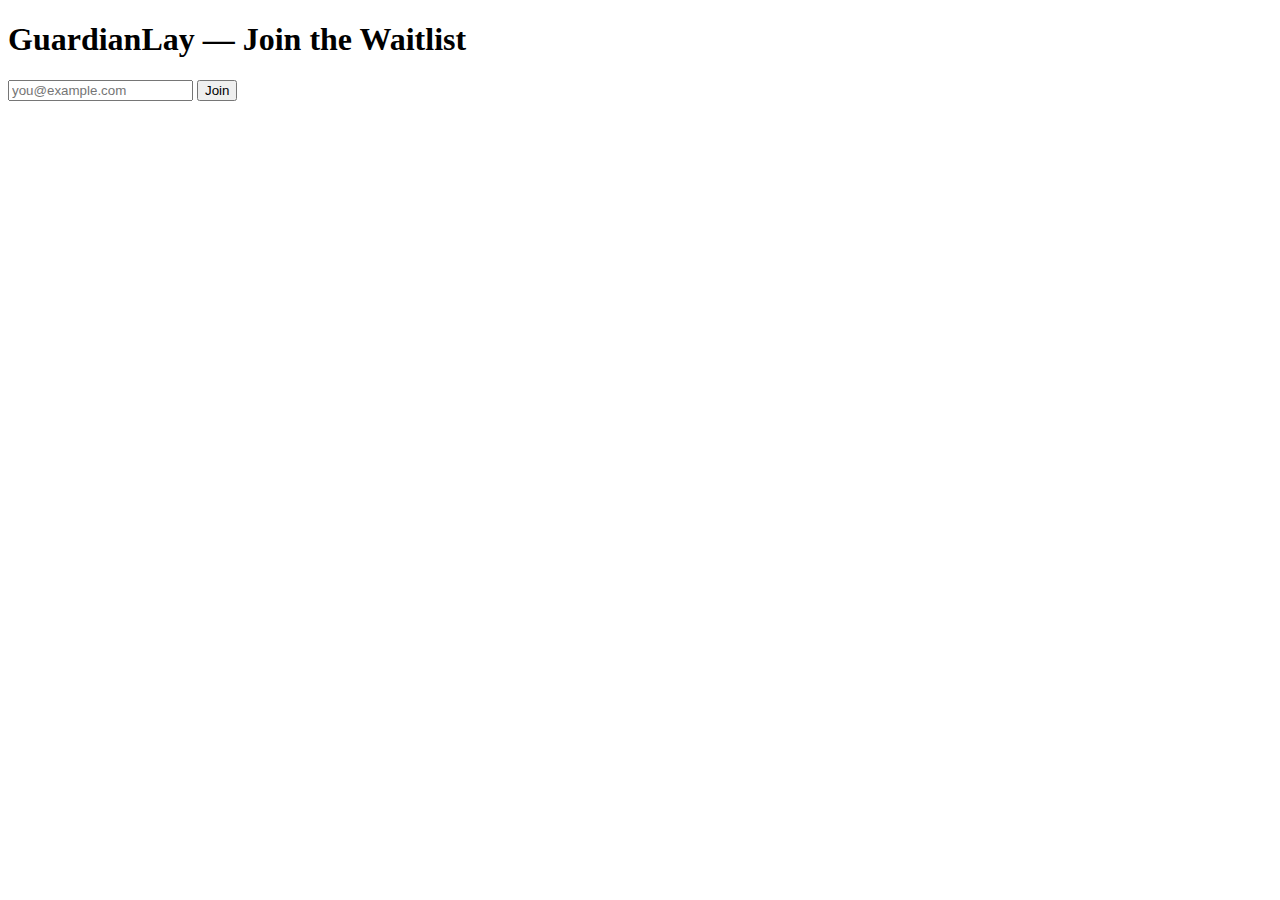
<file: api/public/index.html>
<!doctype html>
<html lang="en">
<head><meta charset="utf-8"><meta name="viewport" content="width=device-width, initial-scale=1"><title>GuardianLay — Waitlist</title></head>
<body>
  <h1>GuardianLay — Join the Waitlist</h1>
  <form id="f">
    <input id="email" type="email" placeholder="you@example.com" required>
    <button>Join</button>
  </form>
  <pre id="out"></pre>
  <script>
    document.getElementById('f').addEventListener('submit', async (e) => {
      e.preventDefault();
      const r = await fetch('/api/waitlist', {
        method:'POST',
        headers:{'Content-Type':'application/json'},
        body: JSON.stringify({ email: document.getElementById('email').value.trim(), source:'public-form' })
      });
      try { document.getElementById('out').textContent = JSON.stringify(await r.json(), null, 2); }
      catch { document.getElementById('out').textContent = 'Non-JSON response'; }
    });
  </script>
</body></html>
</file>
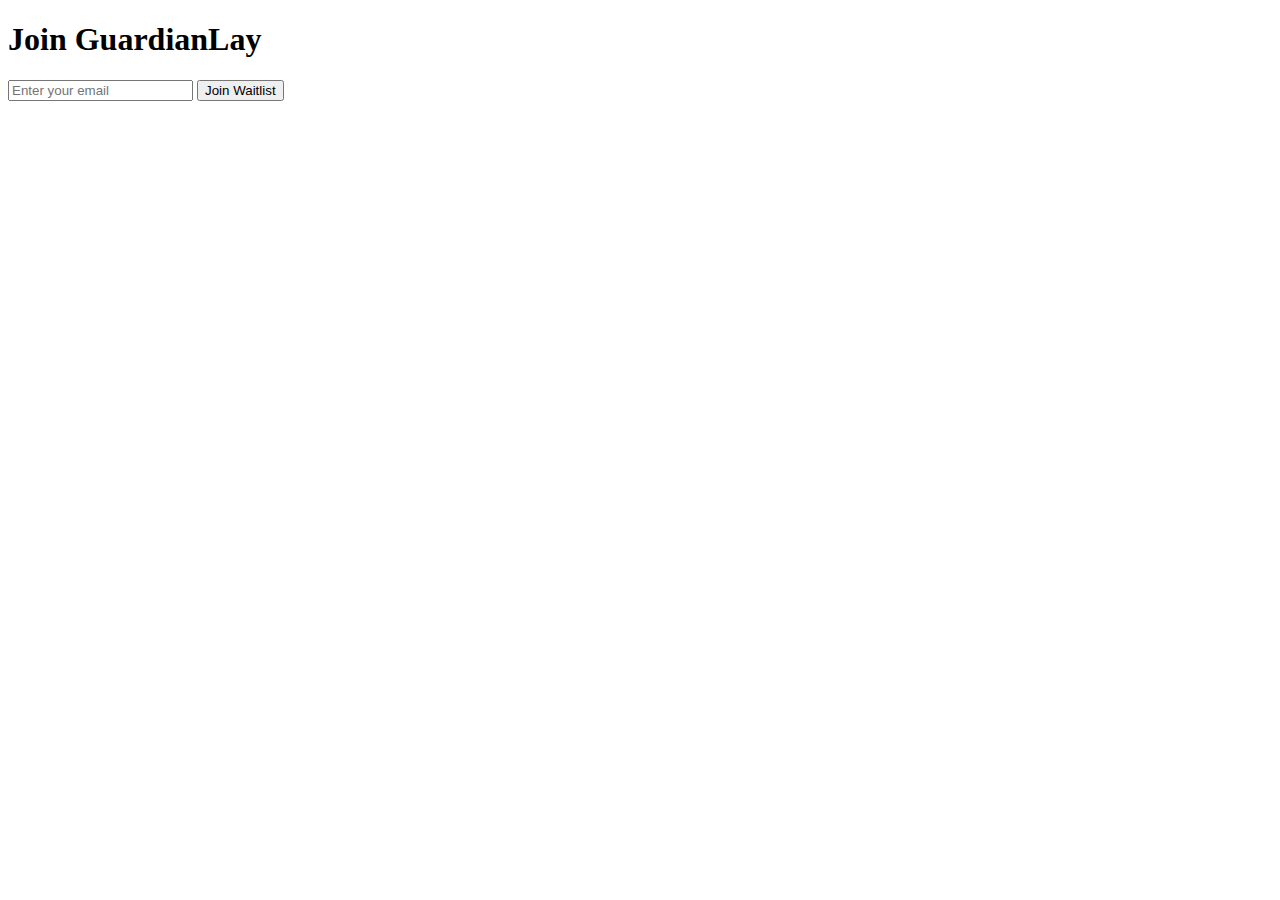
<file: public/public/index.html>
<!DOCTYPE html>
<html lang="en">
<head>
  <meta charset="UTF-8">
  <title>GuardianLay - Join the Waitlist</title>
</head>
<body>
  <h1>Join GuardianLay</h1>
  <form id="waitlist-form">
    <input type="email" id="email" placeholder="Enter your email" required />
    <button type="submit">Join Waitlist</button>
  </form>

  <script>
    document.getElementById("waitlist-form").addEventListener("submit", async (e) => {
      e.preventDefault();
      const email = document.getElementById("email").value;

      const res = await fetch("/api/waitlist", {
        method: "POST",
        headers: { "Content-Type": "application/json" },
        body: JSON.stringify({ email, source: "public-form" })
      });

      const data = await res.json();
      alert(data.ok ? "You are on the waitlist!" : "Error: " + data.error);
    });
  </script>
</body>
</html>
</file>
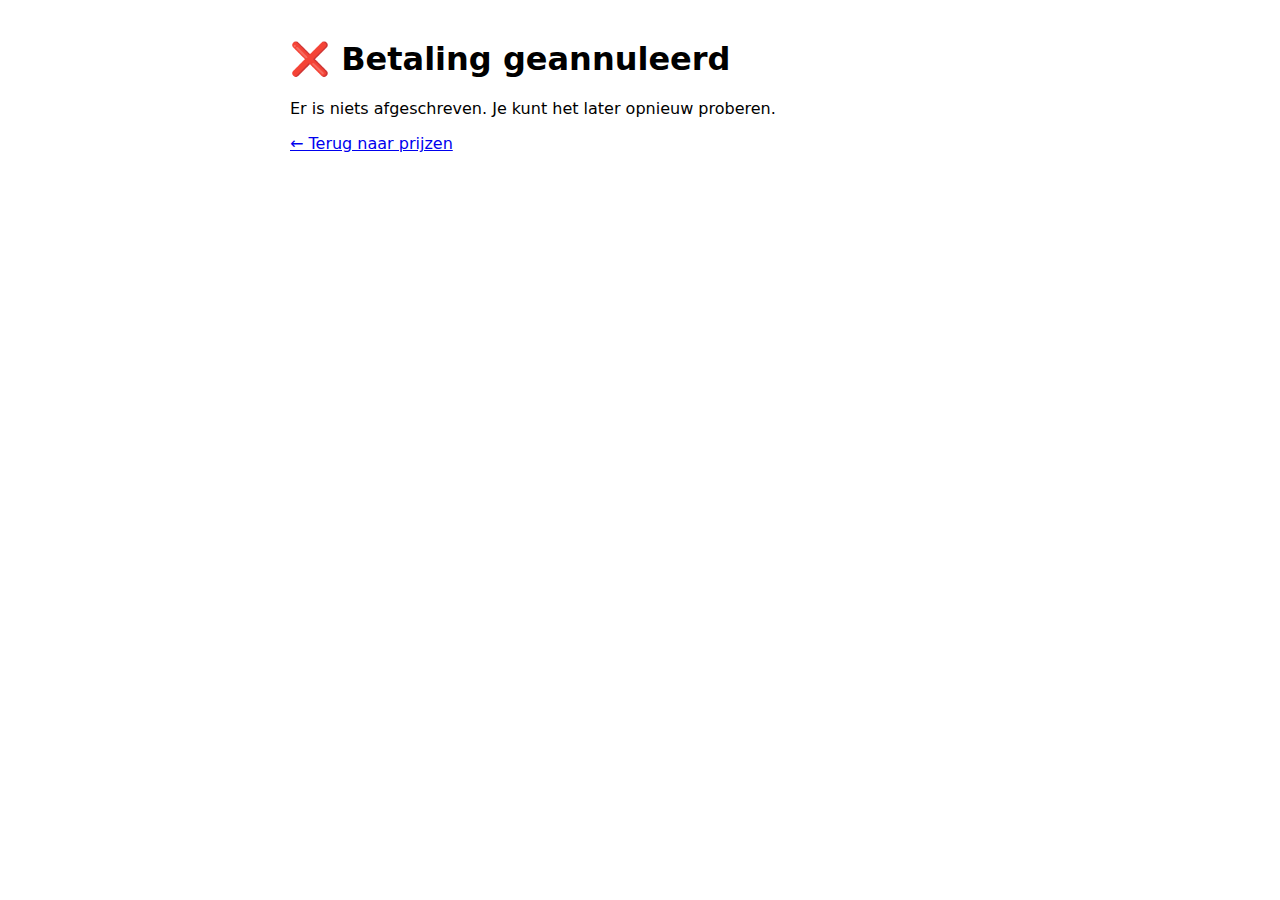
<file: public/cancel.html>
<!doctype html>
<html lang="nl">
<head><meta charset="utf-8"/><meta name="viewport" content="width=device-width,initial-scale=1"/><title>Geannuleerd</title></head>
<body style="font-family:system-ui;max-width:700px;margin:40px auto;padding:0 16px">
  <h1>❌ Betaling geannuleerd</h1>
  <p>Er is niets afgeschreven. Je kunt het later opnieuw proberen.</p>
  <p><a href="/pricing.html">← Terug naar prijzen</a></p>
</body>
</html>
</file>
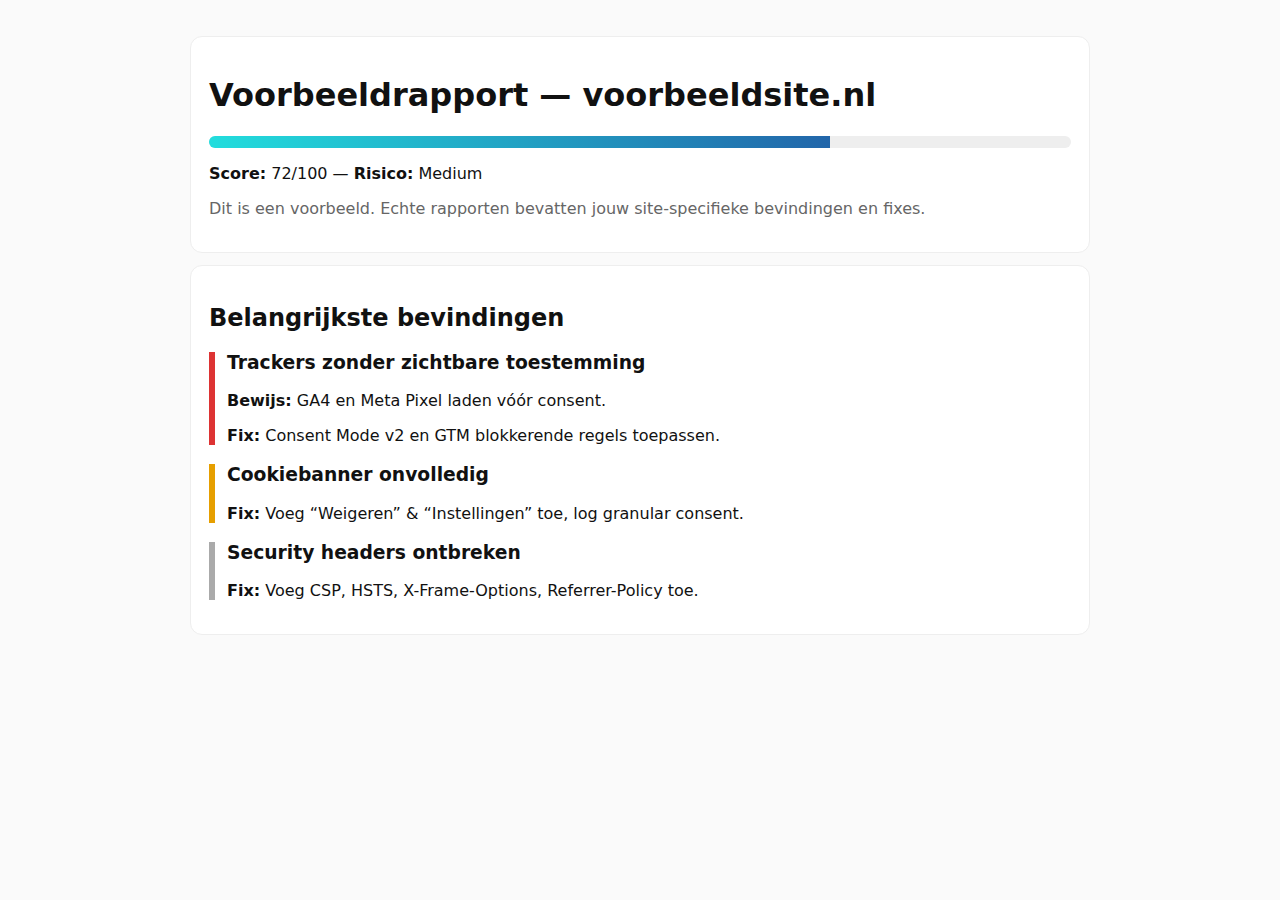
<file: public/report-sample.html>
<!doctype html><html lang="nl"><head>
<meta charset="utf-8"><meta name="viewport" content="width=device-width,initial-scale=1">
<title>GuardianLay — Voorbeeldrapport</title>
<style>
body{font-family:system-ui;background:#fafafa;margin:0;color:#111}
.wrap{max-width:900px;margin:0 auto;padding:24px}
.card{background:#fff;border:1px solid #eee;border-radius:12px;padding:18px;margin:12px 0}
.progress{height:12px;background:#eee;border-radius:999px;overflow:hidden}
.progress>span{display:block;height:100%;background:linear-gradient(90deg,#2dd,#26a);width:72%}
.small{color:#666}
.find{border-left:6px solid #bbb;padding-left:12px;margin:12px 0}
.find.High{border-color:#d33}.find.Medium{border-color:#e69f00}.find.Low{border-color:#aaa}
</style></head><body>
<div class="wrap">
  <div class="card">
    <h1>Voorbeeldrapport — voorbeeldsite.nl</h1>
    <div class="progress"><span></span></div>
    <p><strong>Score:</strong> 72/100 — <strong>Risico:</strong> Medium</p>
    <p class="small">Dit is een voorbeeld. Echte rapporten bevatten jouw site-specifieke bevindingen en fixes.</p>
  </div>
  <div class="card">
    <h2>Belangrijkste bevindingen</h2>
    <div class="find High">
      <h3>Trackers zonder zichtbare toestemming</h3>
      <p><strong>Bewijs:</strong> GA4 en Meta Pixel laden vóór consent.</p>
      <p><strong>Fix:</strong> Consent Mode v2 en GTM blokkerende regels toepassen.</p>
    </div>
    <div class="find Medium">
      <h3>Cookiebanner onvolledig</h3>
      <p><strong>Fix:</strong> Voeg “Weigeren” & “Instellingen” toe, log granular consent.</p>
    </div>
    <div class="find Low">
      <h3>Security headers ontbreken</h3>
      <p><strong>Fix:</strong> Voeg CSP, HSTS, X-Frame-Options, Referrer-Policy toe.</p>
    </div>
  </div>
</div>
</body></html>
</file>
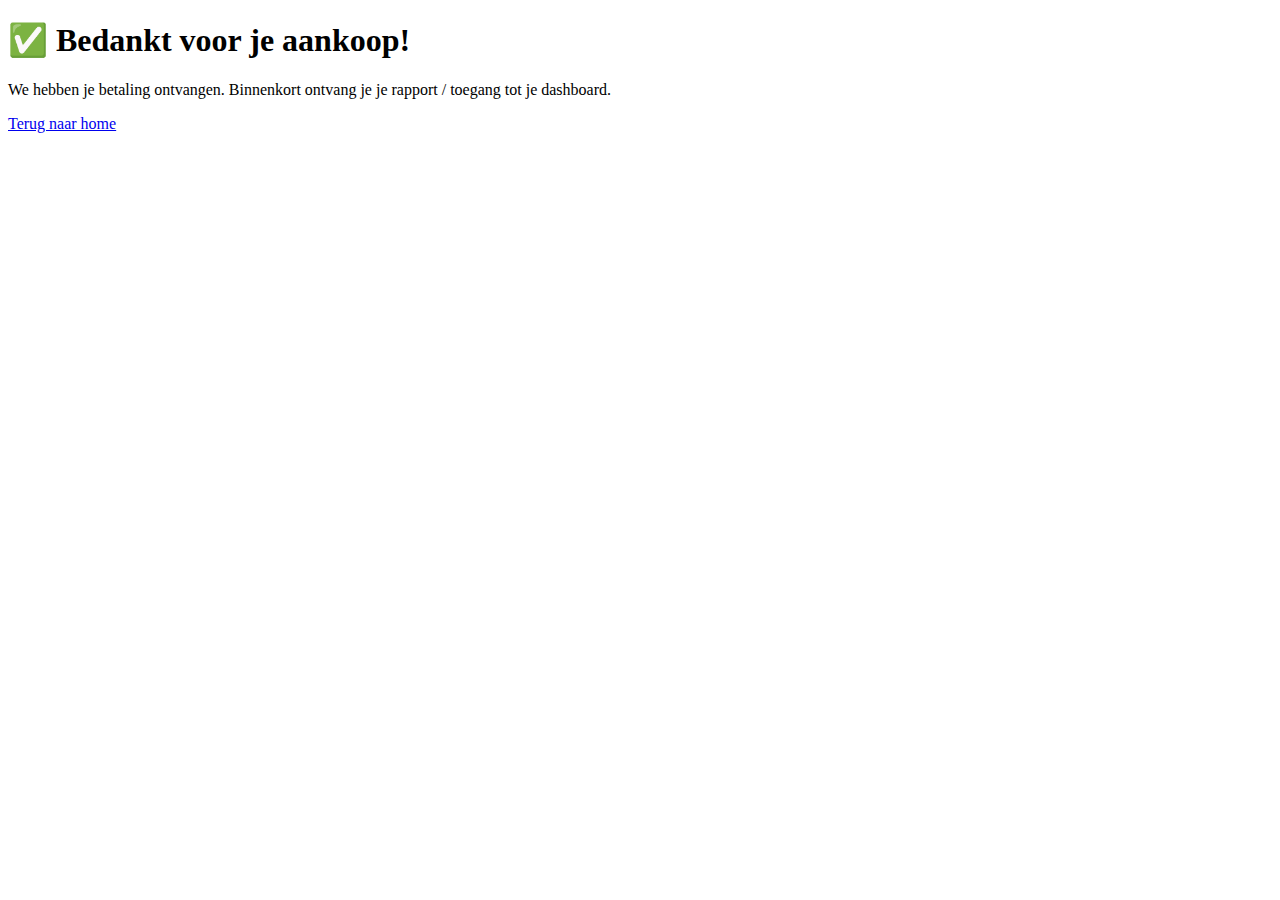
<file: public/succes.html>
<!DOCTYPE html>
<html lang="nl">
<head><meta charset="UTF-8"><title>Betaling geslaagd</title></head>
<body>
  <h1>✅ Bedankt voor je aankoop!</h1>
  <p>We hebben je betaling ontvangen. Binnenkort ontvang je je rapport / toegang tot je dashboard.</p>
  <a href="/">Terug naar home</a>
</body>
</html>
</file>
